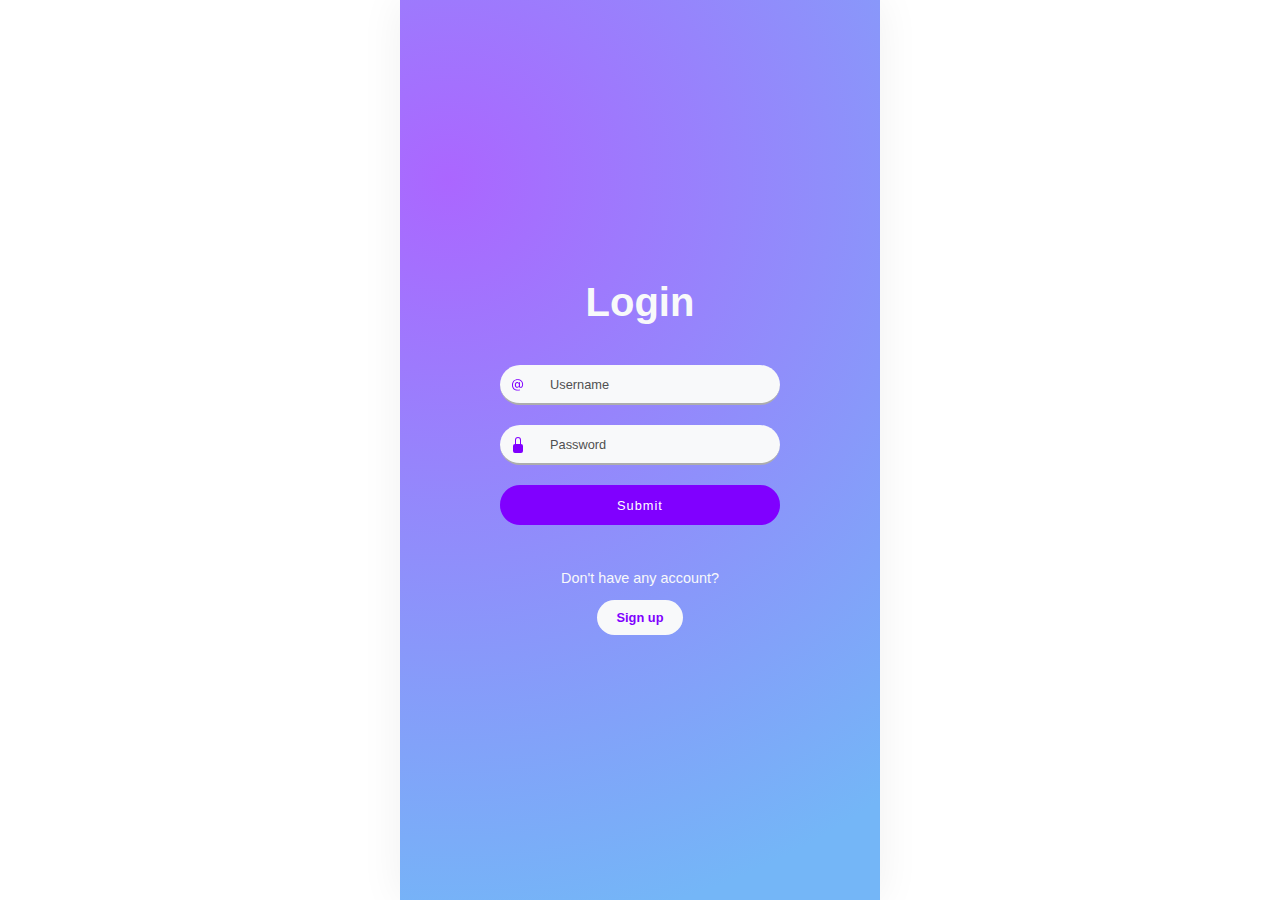
<file: index.html>
<!DOCTYPE html>
<html lang="en">

<head>
  <meta charset="UTF-8">
  <meta http-equiv="X-UA-Compatible" content="IE=edge">
  <meta name="viewport" content="width=device-width, initial-scale=1.0">
  <title>Expense Tracker</title>
  <link rel="icon" href="https://cdn-icons-png.flaticon.com/512/5948/5948020.png">
  <link rel="stylesheet" href="./css/login.css">
  <link rel="stylesheet" href="./css/bottom-nav.css">
  <script type="module" src="./js/users.js" defer></script>
  <script type="module" src="./js/login.js" defer></script>
</head>

<body>

  <form class="form_main" id="login-form" action="">
    <p class="heading">Login</p>
    <div class="inputContainer">
      <svg viewBox="0 0 16 16" fill="#2e2e2e" height="16" width="16" xmlns="http://www.w3.org/2000/svg"
        class="inputIcon">
        <path
          d="M13.106 7.222c0-2.967-2.249-5.032-5.482-5.032-3.35 0-5.646 2.318-5.646 5.702 0 3.493 2.235 5.708 5.762 5.708.862 0 1.689-.123 2.304-.335v-.862c-.43.199-1.354.328-2.29.328-2.926 0-4.813-1.88-4.813-4.798 0-2.844 1.921-4.881 4.594-4.881 2.735 0 4.608 1.688 4.608 4.156 0 1.682-.554 2.769-1.416 2.769-.492 0-.772-.28-.772-.76V5.206H8.923v.834h-.11c-.266-.595-.881-.964-1.6-.964-1.4 0-2.378 1.162-2.378 2.823 0 1.737.957 2.906 2.379 2.906.8 0 1.415-.39 1.709-1.087h.11c.081.67.703 1.148 1.503 1.148 1.572 0 2.57-1.415 2.57-3.643zm-7.177.704c0-1.197.54-1.907 1.456-1.907.93 0 1.524.738 1.524 1.907S8.308 9.84 7.371 9.84c-.895 0-1.442-.725-1.442-1.914z">
        </path>
      </svg>
      <input placeholder="Username" id="username" class="inputField" type="text">
    </div>

    <div class="inputContainer">
      <svg viewBox="0 0 16 16" fill="#2e2e2e" height="16" width="16" xmlns="http://www.w3.org/2000/svg"
        class="inputIcon">
        <path
          d="M8 1a2 2 0 0 1 2 2v4H6V3a2 2 0 0 1 2-2zm3 6V3a3 3 0 0 0-6 0v4a2 2 0 0 0-2 2v5a2 2 0 0 0 2 2h6a2 2 0 0 0 2-2V9a2 2 0 0 0-2-2z">
        </path>
      </svg>
      <input placeholder="Password" id="password" class="inputField" type="password">
    </div>

    <button id="button">Submit</button>
    <div class="loginContainer">
      <p>Don't have any account?</p>
      <a href="./html/signup.html">Sign up</a>
    </div>
  </form>

</body>

</html>
</file>
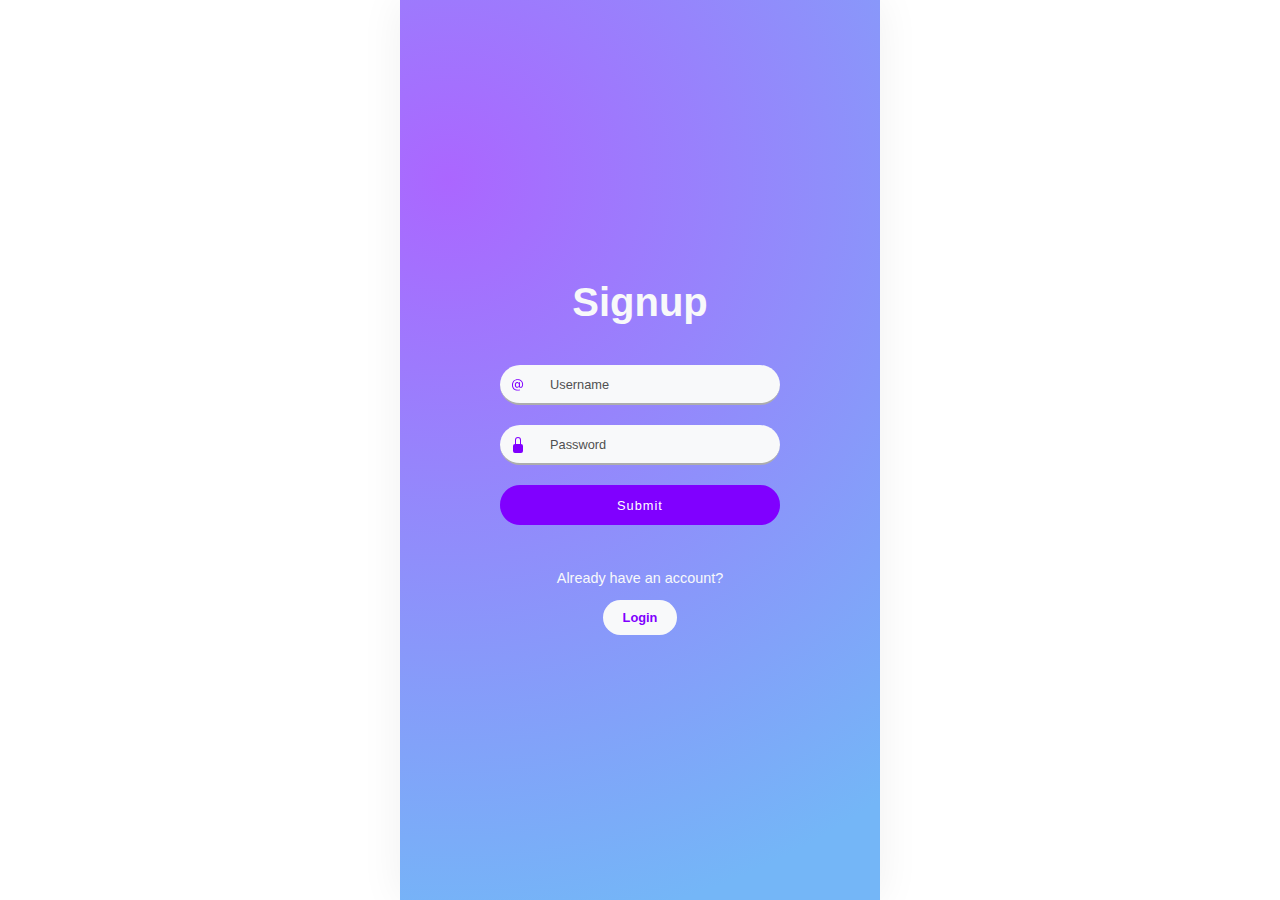
<file: html/signup.html>
<!DOCTYPE html>
<html lang="en">

<head>
  <meta charset="UTF-8">
  <meta http-equiv="X-UA-Compatible" content="IE=edge">
  <meta name="viewport" content="width=device-width, initial-scale=1.0">
  <title>Expense Tracker</title>
  <link rel="icon" href="https://cdn-icons-png.flaticon.com/512/5948/5948020.png">
  <link rel="stylesheet" href="../css/signup.css">
  <link rel="stylesheet" href="../css/bottom-nav.css">
  <script type="module" src="../js/users.js" defer></script>
  <script type="module" src="../js/signup.js" defer></script>
</head>

<body>

  <form class="form_main" id="signup-form" action="">
    <p class="heading">Signup</p>
    <div class="inputContainer">
      <svg viewBox="0 0 16 16" fill="#2e2e2e" height="16" width="16" xmlns="http://www.w3.org/2000/svg"
        class="inputIcon">
        <path
          d="M13.106 7.222c0-2.967-2.249-5.032-5.482-5.032-3.35 0-5.646 2.318-5.646 5.702 0 3.493 2.235 5.708 5.762 5.708.862 0 1.689-.123 2.304-.335v-.862c-.43.199-1.354.328-2.29.328-2.926 0-4.813-1.88-4.813-4.798 0-2.844 1.921-4.881 4.594-4.881 2.735 0 4.608 1.688 4.608 4.156 0 1.682-.554 2.769-1.416 2.769-.492 0-.772-.28-.772-.76V5.206H8.923v.834h-.11c-.266-.595-.881-.964-1.6-.964-1.4 0-2.378 1.162-2.378 2.823 0 1.737.957 2.906 2.379 2.906.8 0 1.415-.39 1.709-1.087h.11c.081.67.703 1.148 1.503 1.148 1.572 0 2.57-1.415 2.57-3.643zm-7.177.704c0-1.197.54-1.907 1.456-1.907.93 0 1.524.738 1.524 1.907S8.308 9.84 7.371 9.84c-.895 0-1.442-.725-1.442-1.914z">
        </path>
      </svg>
      <input placeholder="Username" id="username" class="inputField" type="text">
    </div>

    <div class="inputContainer">
      <svg viewBox="0 0 16 16" fill="#2e2e2e" height="16" width="16" xmlns="http://www.w3.org/2000/svg"
        class="inputIcon">
        <path
          d="M8 1a2 2 0 0 1 2 2v4H6V3a2 2 0 0 1 2-2zm3 6V3a3 3 0 0 0-6 0v4a2 2 0 0 0-2 2v5a2 2 0 0 0 2 2h6a2 2 0 0 0 2-2V9a2 2 0 0 0-2-2z">
        </path>
      </svg>
      <input placeholder="Password" id="password" class="inputField" type="password">
    </div>

    <button id="button">Submit</button>
    <div class="signupContainer">
      <p>Already have an account?</p>
      <a href="../index.html">Login</a>
    </div>
  </form>

</body>

</html>
</file>
<file: css/login.css>
html{
    padding: 0;
    margin: 0;
}
body {
    margin: 0 auto;
    padding: 0;
    font-family: Arial, sans-serif;
    background-color: white;
    max-width: 480px; /* Mobile viewport width */
    height: 100%;
}

header {
    /*background-image: linear-gradient( 83.2deg,  rgba(150,93,233,1) 10.8%, rgba(99,88,238,1) 94.3% );*/
    background-image: linear-gradient( 64.5deg,  rgba(245,116,185,1) 14.7%, rgba(89,97,223,1) 88.7% );
    color: white;
    padding: 10px 0;
    text-align: center;
}


.form_main {
    display: flex;
    flex-direction: column;
    align-items: center;
    justify-content: center;
    background-image: radial-gradient( circle farthest-corner at 10% 20%,  rgba(171,102,255,1) 0%, rgba(116,182,247,1) 90% );
    padding: 0 100px;
    /*border-radius: 30px;*/
    box-shadow: 0px 0px 40px rgba(0, 0, 0, 0.062);
    height: 100vh;
    margin: 0;
  }
  
  .heading {
    font-size: 2.5em;
    color: #f8f9fa;
    font-weight: 700;
    margin: 15px 0 30px 0;
  }
  
  .inputContainer {
    width: 100%;
    position: relative;
    display: flex;
    align-items: center;
    justify-content: center;
  }
  
  .inputIcon {
    position: absolute;
    left: 10px;
    fill: #8000ff;
  }
  
  .inputField {
    width: 100%;
    height: 40px;
    background-color: #f8f9fa;
    border: none;
    border-bottom: 2px solid rgb(173, 173, 173);
    border-radius: 30px;
    margin: 10px 0;
    color: black;
    font-size: .8em;
    font-weight: 500;
    box-sizing: border-box;
    padding-left: 40px;
  }
  
  .inputField:focus {
    outline: none;
    border-bottom: 2px solid rgb(199, 114, 255);
  }
  
  .inputField::placeholder {
    padding-left: 10px;
    color: rgb(80, 80, 80);
    font-size: 1em;
    font-weight: 500;
  }
  
  #button {
    position: relative;
    width: 100%;
    border: 2px solid #8000ff;
    background-color: #8000ff;
    height: 40px;
    color: white;
    font-size: .8em;
    font-weight: 500;
    letter-spacing: 1px;
    border-radius: 30px;
    margin: 10px;
    cursor: pointer;
    overflow: hidden;
  }
  
  #button::after {
    content: "";
    position: absolute;
    background-color: rgba(255, 255, 255, 0.253);
    height: 100%;
    width: 150px;
    top: 0;
    left: -200px;
    border-bottom-right-radius: 100px;
    border-top-left-radius: 100px;
    filter: blur(10px);
    transition-duration: .5s;
  }
  
  #button:hover::after {
    transform: translateX(600px);
    transition-duration: .5s;
  }
  
  .loginContainer {
    margin: 0;
    margin-top: 20px;
    display: flex;
    flex-direction: column;
    align-items: center;
    justify-content: center;
  }
  
  .loginContainer p {
    font-size: .9em;
    font-weight: 500;
    color: #f8f9fa;
  }
  
  .loginContainer a {
    font-size: 0.8em;
    font-weight: 700;
    /*border: 2px solid #8000ff;*/
    background-color: #f8f9fa;
    color: #8000ff;
    text-decoration: none;
    padding: 10px 20px;
    border-radius: 20px;
  }
</file>
<file: css/bottom-nav.css>
#bottom-nav {
    position: fixed;
    left: 50%;
    right: 50%;
    max-width: 480px;
    bottom: 0;
    background: #fff;
    box-shadow: 0px -2px 10px rgba(0, 0, 0, 0.1);
    display: flex;
    justify-content: space-around;
    padding: 10px 0;
    margin: 0 auto;
}

.nav-item {
    text-decoration: none;
    text-align: center;
    padding: 5px 10px;
    border-radius: 10px;
}

.nav-item.selected{
    background-image: linear-gradient( 83.2deg,  rgba(150,93,233,1) 10.8%, rgba(99,88,238,1) 94.3% );
    color: white;
}

.nav-item.selected span, .nav-item.selected .icons{
    color: white;
}
.nav-item .icons {
    display: block;
    margin: auto;
    margin-bottom: 7px;
    color: rgba(150,93,233,1);

}

.nav-item span {
    display: block;
    color: rgba(150,93,233,1);
    font-size: 12px;
}
</file>
<file: css/signup.css>
html{
    padding: 0;
    margin: 0;
}
body {
    margin: 0 auto;
    padding: 0;
    font-family: Arial, sans-serif;
    background-color: white;
    max-width: 480px; /* Mobile viewport width */
    height: 100%;
}

header {
    /*background-image: linear-gradient( 83.2deg,  rgba(150,93,233,1) 10.8%, rgba(99,88,238,1) 94.3% );*/
    background-image: linear-gradient( 64.5deg,  rgba(245,116,185,1) 14.7%, rgba(89,97,223,1) 88.7% );
    color: white;
    padding: 10px 0;
    text-align: center;
}


.form_main {
    display: flex;
    flex-direction: column;
    align-items: center;
    justify-content: center;
    background-image: radial-gradient( circle farthest-corner at 10% 20%,  rgba(171,102,255,1) 0%, rgba(116,182,247,1) 90% );
    padding: 0 100px;
    /*border-radius: 30px;*/
    box-shadow: 0px 0px 40px rgba(0, 0, 0, 0.062);
    height: 100vh;
    margin: 0;
  }
  
  .heading {
    font-size: 2.5em;
    color: #f8f9fa;
    font-weight: 700;
    margin: 15px 0 30px 0;
  }
  
  .inputContainer {
    width: 100%;
    position: relative;
    display: flex;
    align-items: center;
    justify-content: center;
  }
  
  .inputIcon {
    position: absolute;
    left: 10px;
    fill: #8000ff;
  }
  
  .inputField {
    width: 100%;
    height: 40px;
    background-color: #f8f9fa;
    border: none;
    border-bottom: 2px solid rgb(173, 173, 173);
    border-radius: 30px;
    margin: 10px 0;
    color: black;
    font-size: .8em;
    font-weight: 500;
    box-sizing: border-box;
    padding-left: 40px;
  }
  
  .inputField:focus {
    outline: none;
    border-bottom: 2px solid rgb(199, 114, 255);
  }
  
  .inputField::placeholder {
    padding-left: 10px;
    color: rgb(80, 80, 80);
    font-size: 1em;
    font-weight: 500;
  }
  
  #button {
    position: relative;
    width: 100%;
    border: 2px solid #8000ff;
    background-color: #8000ff;
    height: 40px;
    color: white;
    font-size: .8em;
    font-weight: 500;
    letter-spacing: 1px;
    border-radius: 30px;
    margin: 10px;
    cursor: pointer;
    overflow: hidden;
  }
  
  #button::after {
    content: "";
    position: absolute;
    background-color: rgba(255, 255, 255, 0.253);
    height: 100%;
    width: 150px;
    top: 0;
    left: -200px;
    border-bottom-right-radius: 100px;
    border-top-left-radius: 100px;
    filter: blur(10px);
    transition-duration: .5s;
  }
  
  #button:hover::after {
    transform: translateX(600px);
    transition-duration: .5s;
  }
  
  .signupContainer {
    margin: 0;
    margin-top: 20px;
    display: flex;
    flex-direction: column;
    align-items: center;
    justify-content: center;
  }
  
  .signupContainer p {
    font-size: .9em;
    font-weight: 500;
    color: #f8f9fa;
  }
  
  .signupContainer a {
    font-size: 0.8em;
    font-weight: 700;
    /*border: 2px solid #8000ff;*/
    background-color: #f8f9fa;
    color: #8000ff;
    text-decoration: none;
    padding: 10px 20px;
    border-radius: 20px;
  }
</file>
